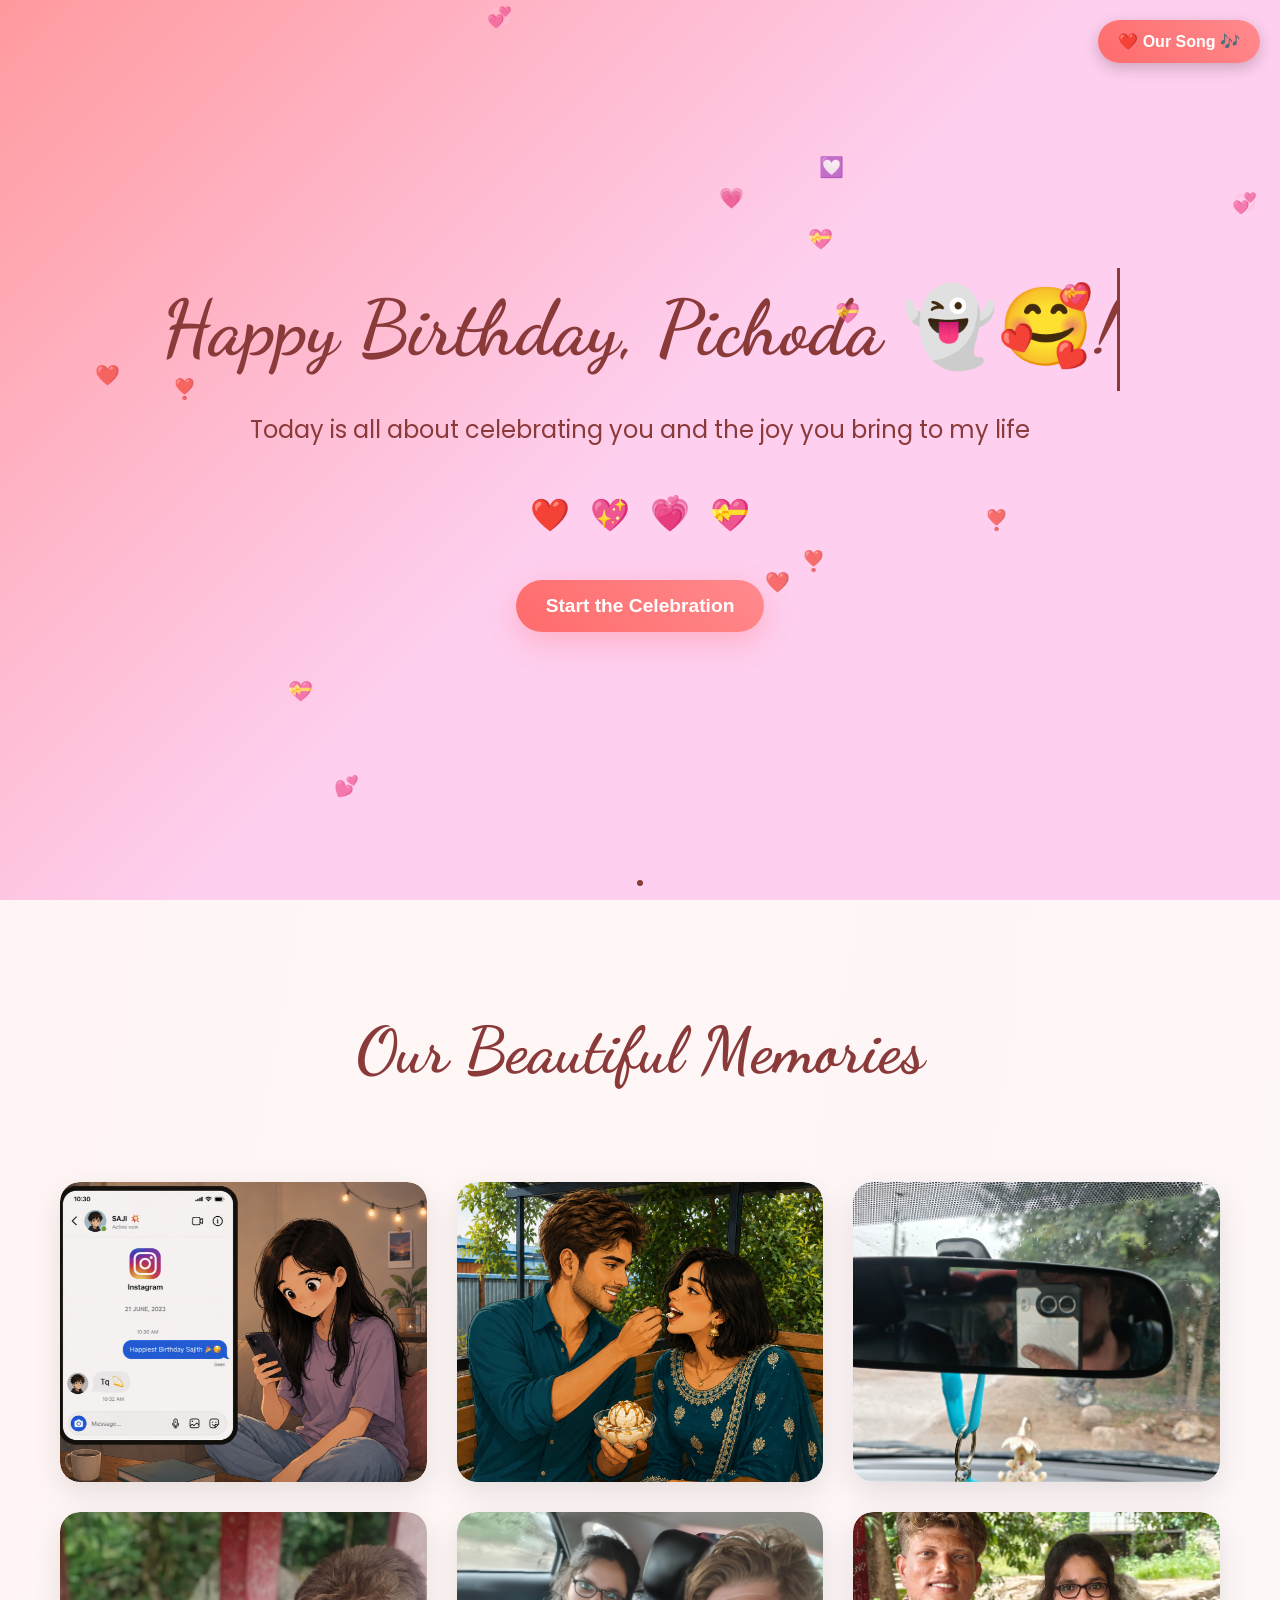
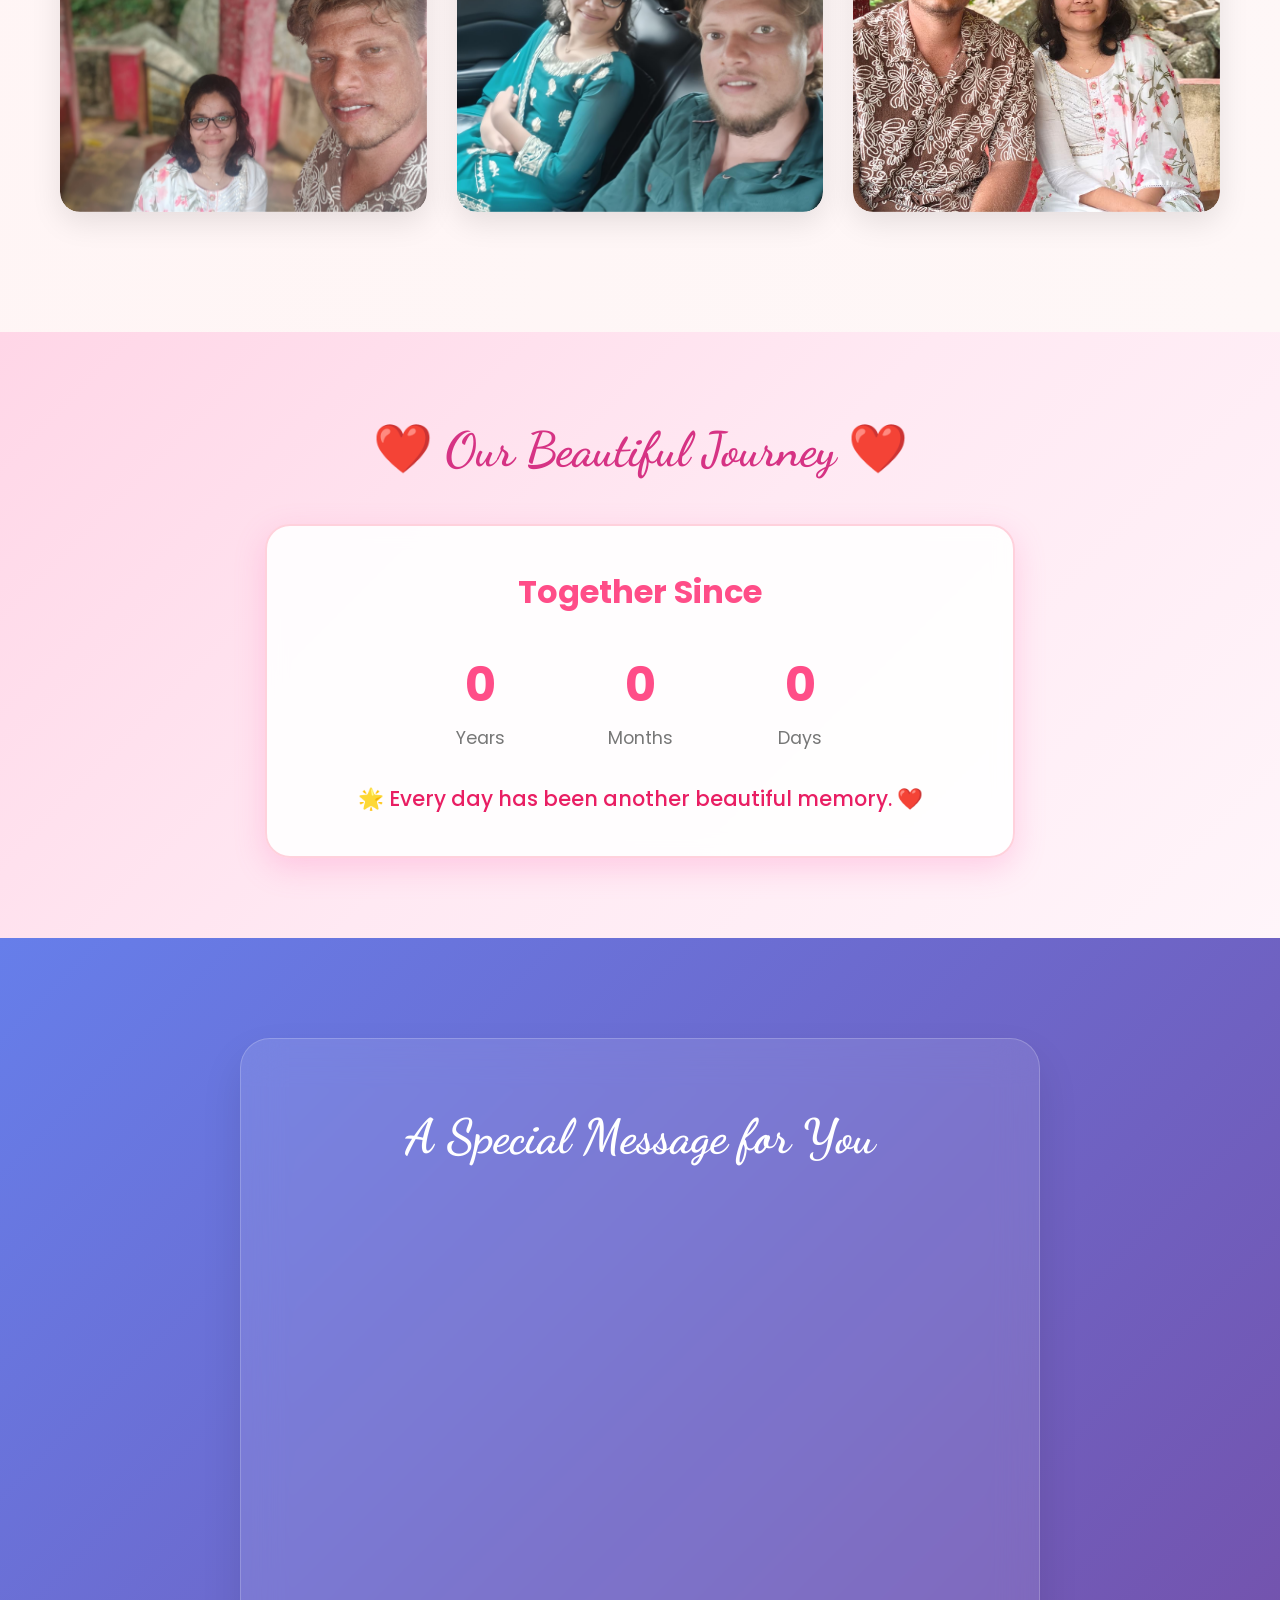
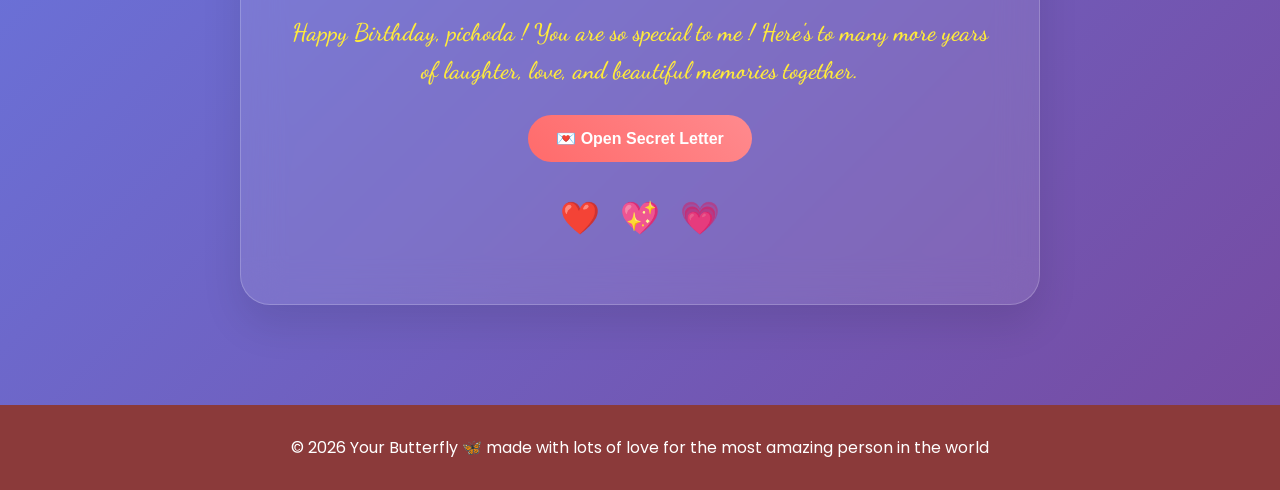
<file: index.html>
<!DOCTYPE html>
<html lang="en">

<head>
   <meta charset="UTF-8">
   <meta name="viewport" content="width=device-width, initial-scale=1.0">
   
   <title>Happy Birthday</title>
   <link rel="stylesheet" href="styles.css">
   <link
        href="https://fonts.googleapis.com/css2?family=Dancing+Script:wght@400;600;700&family=Poppins:wght@300;400;500; 600;700&display=swap"
        rel="stylesheet">
        <link rel="icon" href="adwaitlogo.jpg" type="image/jpg">
</head>

<body>
    <!-- Floating Background Particles -->
    <div class="particles" id="particles"></div>

    <!-- Hero Section -->
    <section class="hero" id="hero">
        <div class="hero-content">
            <h1 class="typewriter" id="typewriter">Happy Birthday, Pichoda 👻🥰!</h1>
            <p class="subtitle fade-in">Today is all about celebrating you and the joy you bring to my life</p>
            <div class="floating-hearts">
                <div class="heart">❤️</div>
                <div class="heart">💖</div>
                <div class="heart">💗</div>
                <div class="heart">💝</div>
            </div>
            <button class="cta-button" onclick="scrollToSection('gallery')">
                Start the Celebration
            </button>
        </div>
        <div class="scroll-indicator">
            <div class="scroll-arrow"></div>
        </div>
    </section>

    <!-- Photo Gallery Section -->
    <section class="gallery-section" id="gallery">
        <div class="container">
            <h2 class="section-title">Our Beautiful Memories</h2>
            <div class="gallery-grid">
                <div class="photo-card" data-aos="fade-up" data-delay="100">
                    <div class="photo-container">
                        <img src="images/image_7.png" 
                             alt="Beautiful moment">
                        <div class="photo-overlay">
                            <div class="photo-caption">First Birthday wish and the way our friendship was started 🐵🤍</div>
                            <button class="like-btn" onclick="toggleLike(this)">
                                <span class="heart-icon">🤍</span>
                            </button>
                        </div>
                    </div>
                </div>
                
                <div class="photo-card" data-aos="fade-up" data-delay="200">
                    <div class="photo-container">
                        <img src="images/image_8.png" 
                             alt="Sweet memory">
                        <div class="photo-overlay">
                            <div class="photo-caption">Favorite Butterscotch ice cream with favorite person 🍨💖</div>
                            <button class="like-btn" onclick="toggleLike(this)">
                                <span class="heart-icon">🤍</span>
                            </button>
                        </div>
                    </div>
                </div>

                <div class="photo-card" data-aos="fade-up" data-delay="300">
                    <div class="photo-container">
                        <img src="images/image_3.jpg"
                             alt="Happy times">
                        <div class="photo-overlay">
                            <div class="photo-caption">Mirror capture 📸</div>
                            <button class="like-btn" onclick="toggleLike(this)">
                                <span class="heart-icon">🤍</span>
                            </button>
                        </div>
                    </div>
                </div>

                <div class="photo-card" data-aos="fade-up" data-delay="400">
                    <div class="photo-container">
                        <img src="images/image_5.jpg"
                             alt="Love moment">
                        <div class="photo-overlay">
                            <div class="photo-caption">Second selfie 📸 cheesy smile 😁</div>
                            <button class="like-btn" onclick="toggleLike(this)">
                                <span class="heart-icon">🤍</span>
                            </button>
                        </div>
                    </div>
                </div>
                
                <div class="photo-card" data-aos="fade-up" data-delay="500">
                    <div class="photo-container">
                        <img src="images/image_2.jpg"
                             alt="Love moment">
                        <div class="photo-overlay">
                            <div class="photo-caption">First selfie with favorite animal 🐾😉</div>
                            <button class="like-btn" onclick="toggleLike(this)">
                                <span class="heart-icon">🤍</span>
                            </button>
                        </div>
                    </div>
                </div>

                <div class="photo-card" data-aos="fade-up" data-delay="600">
                    <div class="photo-container">
                        <img src="images/image_6.jpg"
                             alt="Romantic moment">
                        <div class="photo-overlay">
                            <div class="photo-caption">Beautiful moment together 🌹</div>
                            <button class="like-btn" onclick="toggleLike(this)">
                                <span class="heart-icon">🤍</span>
                            </button>
                        </div>
                    </div>
                </div>
            </div>
        </div>
    </section>
    <section class="together-section">
    <h2>❤️ Our Beautiful Journey ❤️</h2>

    <div class="together-card">
        <h3>Together Since</h3>

        <div class="counter">
            <div>
                <span id="years">0</span>
                <p>Years</p>
            </div>

            <div>
                <span id="months">0</span>
                <p>Months</p>
            </div>

            <div>
                <span id="days">0</span>
                <p>Days</p>
            </div>
        </div>

        <p class="since-text">
            🌟 Every day has been another beautiful memory. ❤️
        </p>
    </div>
    </section>

    <!-- Birthday Message Section -->
    <section class="message-section" id="message">
        <div class="container">
            <div class="message-card">
                <h2 class="message-title">A Special Message for You</h2>
                <div class="message-content">
                    <p class="message-text fade-in-text">
                        Eroju ki mana friendship start ayi 3 years complete ayindhi, its been so special to me,
                        neelanti oka good caring loving person na life lo undatam, i felt so lucky.
                        ee 3 years journey lo naku chala supportive ga undi, netho special moments create chesukunela 
                        chesinandhuku chala chala thanks.
                    </p>
                    <p class="message-text fade-in-text">
                        Mana ee journey lo missunderstandings vachinappatiki, arguments vachinappatiki at the end of the day 
                        malli understand chesukoni solve chesukuntam.. yeppatiki elane ardham chesukuntuu undali..
                         I am so grateful for your patience, understanding, and the way you always find a way to make
                          things right between us. 
                        I wish manam yeppatiki elane okarini okaram support chesukuntuu, happy ga, as a best friends la undali.
                        Life lo yenni ups and downs vachina, you have to be strong and keep smiling.
                    </p>
                    <p class="message-signature fade-in-text">
                        Happy Birthday, pichoda ! You are so special to me ! 
                        Here's to many more years of laughter, love, and beautiful memories
                        together.
                    </p>
                </div>
                <button class="secret-btn"
                    onclick="window.location.href='letter.html'">
                     💌 Open Secret Letter
                </button>
                <div class="message-hearts">
                    <span class="heart-animation">❤️</span>
                    <span class="heart-animation">💖</span>
                    <span class="heart-animation">💗</span>
                </div>
            </div>
        </div>
    </section>
    
    <!-- Footer-->
    <footer class="footer">
        <div class="container">
            <p>&copy; 2026 Your Butterfly 🦋 made with lots of love for the most amazing person in the world</p>
        </div>
    </footer>

    <script src="script.js"></script>
</body>
<!-- Background Music -->
<audio id="birthdaySong" loop>
    <source src="song_1.mp3" type="audio/mpeg">
    Your browser does not support audio.
</audio>

<!-- Music Toggle Button -->
<button id="musicBtn" class="music-btn">
    ❤️ Our Song 🎶
</button>
</html>
</file>
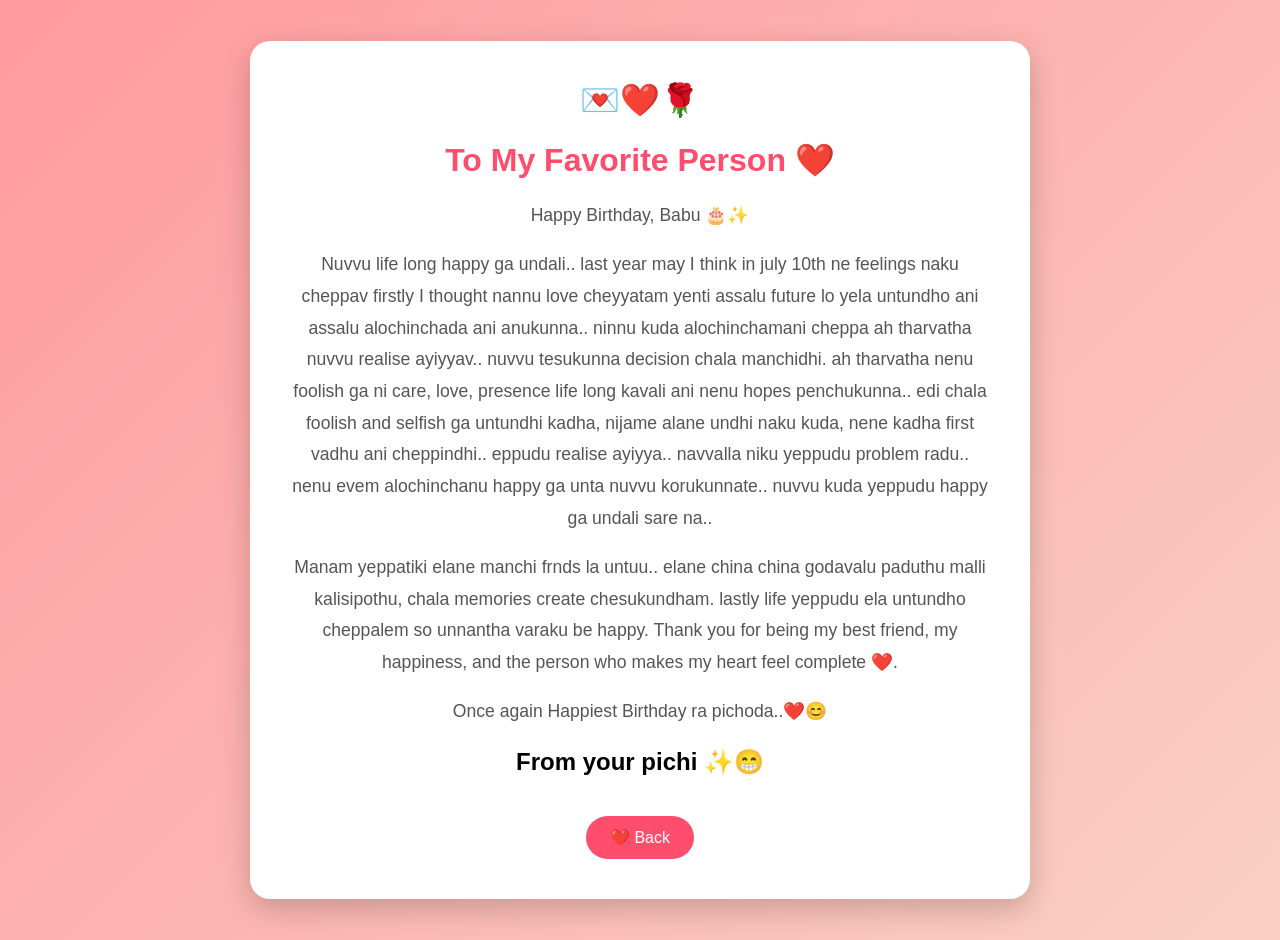
<file: letter.html>
<!DOCTYPE html>
<html lang="en">
<head>
    <meta charset="UTF-8">
    <meta name="viewport" content="width=device-width, initial-scale=1.0">
    <title>My Secret Letter ❤️</title>

    <style>
        body{
            margin:0;
            min-height:100vh;
            display:flex;
            justify-content:center;
            align-items:center;
            background:linear-gradient(135deg,#ff9a9e,#fad0c4);
            font-family:'Poppins',sans-serif;
            text-align:center;
            padding:20px;
        }

        .letter{
            max-width:700px;
            background:white;
            padding:40px;
            border-radius:20px;
            box-shadow:0 10px 30px rgba(0,0,0,0.2);
            animation:fadeIn 1s ease;
        }

        h1{
            color:#ff4d6d;
        }

        p{
            font-size:1.1rem;
            line-height:1.8;
            color:#555;
        }

        .emoji{
            font-size:2rem;
        }

        .back-btn{
            margin-top:20px;
            padding:12px 24px;
            border:none;
            border-radius:30px;
            background:#ff4d6d;
            color:white;
            cursor:pointer;
            font-size:1rem;
        }

        @keyframes fadeIn{
            from{
                opacity:0;
                transform:translateY(30px);
            }
            to{
                opacity:1;
                transform:translateY(0);
            }
        }
    </style>
</head>
<body>

    <div class="letter">
        <div class="emoji">💌❤️🌹</div>

        <h1>To My Favorite Person ❤️</h1>

        <p>
            Happy Birthday, Babu 🎂✨
        </p>

        <p>
            Nuvvu life long happy ga undali.. 
            last year may I think in july 10th ne feelings naku cheppav 
            firstly I thought nannu love cheyyatam yenti assalu future lo yela untundho 
            ani assalu alochinchada ani anukunna.. ninnu kuda alochinchamani cheppa 
            ah tharvatha nuvvu realise ayiyyav.. nuvvu tesukunna decision chala manchidhi.
            ah tharvatha nenu foolish ga ni care, love, presence life long kavali ani 
            nenu hopes penchukunna.. edi chala foolish and selfish ga untundhi kadha, nijame alane undhi naku kuda,
            nene kadha first vadhu ani cheppindhi.. eppudu realise ayiyya.. navvalla niku yeppudu problem radu..
            nenu evem alochinchanu happy ga unta nuvvu korukunnate.. 
            nuvvu kuda yeppudu happy ga undali 
            sare na.. 
        </p>

        <p>
            Manam yeppatiki elane manchi frnds la untuu.. 
            elane china china godavalu paduthu malli kalisipothu,
            chala memories create chesukundham. 
            lastly life yeppudu ela untundho cheppalem so unnantha varaku be happy.

            Thank you for being my best friend, my happiness, 
            and the person who makes my heart feel complete ❤️.
        </p>

        <p>
            Once again Happiest Birthday ra pichoda..❤️😊
        </p>

        <h2>From your pichi ✨😁</h2>

        <button class="back-btn"
            onclick="window.location.href='index.html'">
            ❤️ Back
        </button>
    </div>

</body>
</html>
</file>
<file: styles.css>
body {
    background: pink !important;
}

* {
    margin: 0;
    padding: 0;
    box-sizing: border-box;
}

body {
    font-family: 'Poppins', sans-serif;
    line-height: 1.6;
    color: #333;
    overflow-x: hidden;
    scroll-behavior: smooth;
}

/* Background Particles */
.particles {
    position: fixed;
    top: 0;
    left: 0;
    width: 100%;
    height: 100%;
    pointer-events: none;
    z-index: 1;
}

.particle {
    position: absolute;
    font-size: 20px;
    opacity: 0.7;
    animation: float 6s ease-in-out infinite;
}

@keyframes float {
    
    0%,
    100% {
        transform: translateY(0px) rotate(0deg); 
    }
    25% {
        transform: translateY(-20px) rotate(5deg); 
    }
    50% {
        transform: translateY(-10px) rotate(-5deg); 
    }
    75% {
        transform: translateY(-30px) rotate(3deg); 
    }
}

/* Hero Section */
.hero {
    min-height: 100vh;
    background: linear-gradient(135deg, #ff9a9e 0%, #fecfef 50%, #fecfef 100%);
    display: flex;
    align-items: center;
    justify-content: center;
    position: relative;
    overflow: hidden;
}

.hero-content {
    text-align: center;
    z-index: 2;
    position: relative;
    padding: 0 20px;
}

.typewriter {
    font-family: 'Dancing Script', cursive;
    font-size: clamp(2.5rem, 6vw, 5rem);
    font-weight: 700;
    color: #8b3a3a;
    margin-bottom: 20px;
    white-space: nowrap;
    overflow: hidden;
    border-right: 3px solid #8b3a3a;
    animation: typewriter 4s steps(26)  1s forwards, blink 1s infinite;
    width: 0;
}

@keyframes typewriter {
    to {
        width: 100%;
    }
}

@keyframes blink {
    0%,
    50% {
        border-color: #8b3a3a;
    }

    51%,
    100% {
        border-color: transparent;
    }
}

.subtitle {
    font-size: clamp(1.1rem, 2.5vw, 1.5rem);
    color: #8b3a3a;
    margin-bottom: 40px;
    opacity: 0;
    animation: fadeInUp 1s ease 3s forwards;
}

.floating-hearts {
    display: flex;
    justify-content: center;
    gap: 20px;
    margin: 40px 0;
    opacity: 0;
    animation: fadeInUp 1s ease 4s forwards;
}

.heart {
    font-size: 2rem;
    animation: bounce 1s ease-in-out infinite;
}

.heart:nth-child(1) {
    animation-delay: 0s;
}

.heart:nth-child(2) {
    animation-delay: 0.2s;
}

.heart:nth-child(3) {
    animation-delay: 0.4s;
}

.heart:nth-child(4) {
    animation-delay: 0.6s;
}

.heart:nth-child(5) {
    animation-delay: 0.8s;
}

@keyframes bounce {
    
    0%,
    20%,
    50%,
    80%,
    100% {
        transform: translateY(0);
    }
    40% {
        transform: translateY(-20px);
    }
    60% {
        transform: translateY(-10px);
    }
}

.cta-button {
    background: linear-gradient(45deg, #ff6b6b, #ff8a8e);
    color: #fff;
    border: none;
    padding: 15px 30px;
    font-size: 1.2rem;
    font-weight: 600;
    border-radius: 50px;
    cursor: pointer;
    transition: all 0.3s ease;
    box-shadow: 0 10px 30px rgba(255, 107, 107, 0.3);
    opacity: 0;
    animation: fadeInUp 1s ease 5s forwards;
}

.cta-button:hover {
    transform: translateY(-5px);
    box-shadow: 0 15px 40px rgba(255, 107, 107, 0.4);
    background: linear-gradient(45deg, #ff5555, #ff7777);
}

.scroll-indicator {
    position: absolute;
    bottom: 20px;
    left: 50%;
    transform: translateX(-50%);
    opacity: 0;
    animation: fadeInUp 1s ease 6s forwards;
}

.scroll-arrow::before {
    content: '';
    position: absolute;
    top: 0;
    left: 50%;
    transform: translateX(-50%);
    width: 6px;
    height: 6px;
    background: #8b3a3a;
    border-radius: 50%;
    animation: scrollDot 2s ease-in-out infinite;
}

@keyframes scrollDot {
    0% {
        top: 8px;
        opacity: 1;
    }
    100% {
        top: 32px;
        opacity: 0;
    }
}

/* Gallery Section */
.gallery-section {
    padding: 100px 0;
    background: linear-gradient(100deg, #fff5f5, #fef7f7 100%);
}

.container {
    max-width: 1200px;
    margin: 0 auto;
    padding: 0 20px;
}

.section-title {
    font-family: 'Dancing Script', cursive;
    font-size: clamp(2.5rem, 5vw, 4rem);
    color: #8b3a3a;
    text-align: center;
    margin-bottom: 60px;
    opacity: 0;
    transform: translateY(50px);
    transition: all 0.6s ease;
}

.section-title.aos-animate {
    opacity: 1;
    transform: translateY(0);
}

.gallery-grid {
    display: grid;
    grid-template-columns: repeat(auto-fit, minmax(300px, 1fr));
    gap: 30px;
    padding: 20px 0;
}

.photo-card {
    opacity: 0;
    transform: translateY(50px);
    transition: all 0.6s ease;
    border-radius: 20px;
    overflow: hidden;
    box-shadow: 0 10px 30px rgba(0, 0, 0, 0.1);
}

.photo-card.aos-animate {
    opacity: 1;
    transform: translateY(0);
}

.photo-container {
    position: relative;
    overflow: hidden;
    border-radius: 20px;
    height: 300px;
}

.photo-container img {
    width: 100%;
    height: 100%;
    object-fit: cover;
    transition: transform 0.5s ease;
}

.photo-container:hover img {
    transform: scale(1.1) rotate(20deg);
}

.photo-overlay {
    position: absolute;
    top: 0;
    left: 0;
    right: 0;
    bottom: 0;
    background: linear-gradient(to bottom, transparent 0%, rgba(0, 0, 0, 0.7) 100%);
    display: flex;
    flex-direction: column;
    justify-content: flex-end;
    padding: 20px;
    opacity: 0;
    transition: opacity 0.3s ease;
}

.photo-container:hover .photo-overlay {
    opacity: 1;
}

.photo-caption {
    color: #fff;
    font-size: 1.1rem;
    font-weight: 500;
    margin-bottom: 10px;
    transform: translateY(20px);
    transition: transform 0.3s ease;
}
.photo-container:hover .photo-caption {
    transform: translateY(0);
}

.like-btn {
    background: none;
    border: none;
    color: #fff;
    font-size: 1.5rem;
    cursor: pointer;
    align-self: flex-end;
    transition: transform 0.3s ease;
}

.like-btn:hover {
    transform: scale(1.2);
}

.like-btn.liked .heart-icon {
    color: #ff6b6b;
}

/* message section */
.message-section {
    padding: 100px 0;
    background: linear-gradient(135deg, #667eea 0%, #764ba2 100%);
    color: #fff;
}

.message-card {
    background: rgba(255, 255, 255, 0.1);
    backdrop-filter: blur(20px);
    border-radius: 30px;
    padding: 60px 40px;
    box-shadow: 0 20px 40px rgba(0, 0, 0, 0.1);
    border: 1px solid rgba(255, 255, 255, 0.2);
    text-align: center;
    max-width: 800px;
    margin: 0 auto;
}

.message-title {
    font-family: 'Dancing Script', cursive;
    font-size: clamp(2rem, 4vw, 3rem);
    margin-bottom: 40px;
    color: #fff;
}
    
.message-text {
    font-size: 1.1rem;
    line-height: 1.8;
    margin-bottom: 20px;
    opacity: 0;
    transform: translateY(30px);
    transition: all 0.6s ease;
}

.message-text.fade-in-animate {
    opacity: 1;
    transform: translateY(0);
}

.message-signature {
    font-family: 'Dancing Script', cursive;
    font-size: 1.5rem;
    font-weight: 600;
    margin-top: 30px;
    color: #ffeb3b;
}

.message-hearts {
    margin-top: 30px;
    display: flex;
    justify-content: center;
    gap: 20px;
}

.heart-animation {
    font-size: 2rem;
    animation: heartBeat 1.5s ease-in-out infinite;
}

.heart-animation:nth-child(1) {
    animation-delay: 0s;
}

.heart-animation:nth-child(2) {
    animation-delay: 0.3s;
}

.heart-animation:nth-child(3) {
    animation-delay: 0.6s;
}

@keyframes heartBeat {
    0%,
    100% {
        transform: scale(1);
    }
    25% {
        transform: scale(1.2);
    }
    50% {
        transform: scale(1.1);
    }
}

/* Footer */
.footer {
    background: #8b3a3a;
    color: #fff;
    text-align: center;
    padding: 30px 0;
}

/* Fade In Animation */
.fade-in {
    opacity: 0;
    animation: fadeInUp 1s ease forwards;
}
@keyframes fadeInUp {
    from {
        opacity: 0;
        transform: translateY(30px);
    }
    to {
        opacity: 1;
        transform: translateY(0);
    }
}

/* Responsive */
@media (max-width: 768px) {
    .typewriter {
        white-space: normal;
        border-right: none;
        animation: none;
        width: auto;
    }

    .gallery-grid {
        grid-template-columns: 1fr;
        gap: 20px;
    }

    .photo-container {
        height: 250px;
    }

    .message-card {
        padding: 40px 20px;
        margin: 0 20px;
    }

    .floating-hearts {
        flex-wrap: wrap;
        gap: 10px;
    }

    .heart {
        font-size: 1.5rem;
    }
}

@media (max-width: 480px) {
    .hero-content {
        padding: 0 15px;
    }

    .cta-button {
        padding: 12px 24px;
        font-size: 1rem;
    }

    .section-title {
        margin-bottom: 40px;
    }
}

/* Music Button */
.music-btn {
    position: fixed;
    top: 20px;
    right: 20px;
    z-index: 9999;

    background: linear-gradient(45deg, #ff6b6b, #ff8a8e);
    color: white;
    border: none;
    padding: 12px 20px;
    border-radius: 30px;
    cursor: pointer;
    font-size: 16px;
    font-weight: 600;

    box-shadow: 0 5px 15px rgba(0,0,0,0.2);
    transition: 0.3s;
}

.music-btn:hover {
    transform: scale(1.05);
}

.secret-btn {
    margin-top: 25px;
    padding: 14px 28px;
    border: none;
    border-radius: 50px;
    background: linear-gradient(45deg, #ff6b6b, #ff8a8e);
    color: white;
    font-size: 1rem;
    font-weight: 600;
    cursor: pointer;
    transition: all 0.3s ease;
}

.secret-btn:hover {
    transform: translateY(-3px);
    box-shadow: 0 10px 20px rgba(255, 107, 107, 0.4);
}

.together-section{
    padding:80px 20px;
    background:linear-gradient(135deg,#ffd6e7,#ffe9f3,#fff5fa);
    text-align:center;
}

.together-section h2{
    font-family:'Dancing Script',cursive;
    font-size:3rem;
    color:#d63384;
    margin-bottom:35px;
}

.together-card{
    max-width:750px;
    margin:auto;
    background:rgba(255,255,255,0.9);
    backdrop-filter:blur(10px);
    padding:40px;
    border-radius:25px;
    box-shadow:0 10px 30px rgba(255,105,180,.25);
    border:2px solid #ffd1dc;
}

.together-card h3{
    font-size:2rem;
    color:#ff4d88;
    margin-bottom:30px;
}

.counter{
    display:flex;
    justify-content:center;
    gap:40px;
    flex-wrap:wrap;
}

.counter div{
    min-width:120px;
}

.counter span{
    display:block;
    font-size:3rem;
    font-weight:bold;
    color:#ff4d88;
}

.counter p{
    color:#777;
    font-size:1.1rem;
}

.since-text{
    margin-top:30px;
    font-size:1.3rem;
    color:#e91e63;
    font-weight:500;
}

.extra-lines{
    margin-top:25px;
    font-size:1.1rem;
    line-height:2;
    color:#666;
}

/* Cute floating animation */
.together-card:hover{
    transform:translateY(-5px);
    transition:.4s;
    box-shadow:0 15px 40px rgba(255,105,180,.35);
}
</file>
